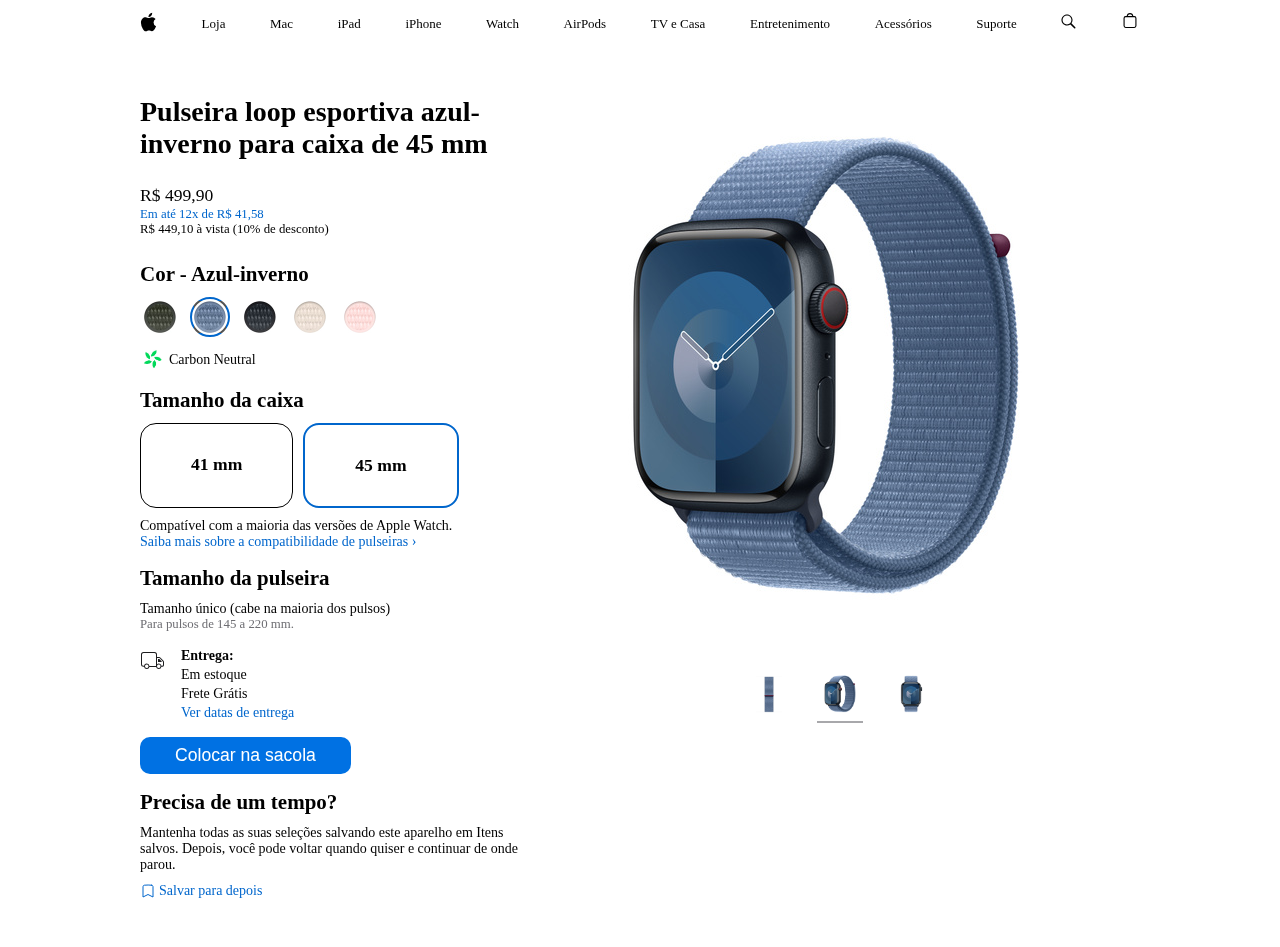
<file: Pagina_da_Apple/index.html>
<!DOCTYPE html>
<html lang="en">
  <head>
    <meta charset="UTF-8" />
    <meta name="viewport" content="width=device-width, initial-scale=1.0" />
    <title>Hashwatch</title>

    <link rel="stylesheet" href="style.css" />

    <!-- <script src="./script.js" defer></script> -->
  </head>
  <body>
    <nav>
      <ul>
        <li>
          <svg
            height="48"
            viewBox="0 0 17 48"
            xmlns="http://www.w3.org/2000/svg"
          >
            <path
              d="m15.5752 19.0792a4.2055 4.2055 0 0 0 -2.01 3.5376 4.0931 4.0931 0 0 0 2.4908 3.7542 9.7779 9.7779 0 0 1 -1.2755 2.6351c-.7941 1.1431-1.6244 2.2862-2.8878 2.2862s-1.5883-.734-3.0443-.734c-1.42 0-1.9252.7581-3.08.7581s-1.9611-1.0589-2.8876-2.3584a11.3987 11.3987 0 0 1 -1.9373-6.1487c0-3.61 2.3464-5.523 4.6566-5.523 1.2274 0 2.25.8062 3.02.8062.734 0 1.8771-.8543 3.2729-.8543a4.3778 4.3778 0 0 1 3.6822 1.841zm-6.8586-2.0456a1.3865 1.3865 0 0 1 -.2527-.024 1.6557 1.6557 0 0 1 -.0361-.337 4.0341 4.0341 0 0 1 1.0228-2.5148 4.1571 4.1571 0 0 1 2.7314-1.4078 1.7815 1.7815 0 0 1 .0361.373 4.1487 4.1487 0 0 1 -.9867 2.587 3.6039 3.6039 0 0 1 -2.5148 1.3236z"
            ></path>
          </svg>
        </li>

        <li>Loja</li>
        <li>Mac</li>
        <li>iPad</li>
        <li>iPhone</li>
        <li>Watch</li>
        <li>AirPods</li>
        <li>TV e Casa</li>
        <li>Entretenimento</li>
        <li>Acessórios</li>
        <li>Suporte</li>

        <li>
          <svg
            xmlns="http://www.w3.org/2000/svg"
            height="48"
            viewBox="0 0 17 48"
          >
            <path
              d="M14.298,27.202l-3.87-3.87c0.701-0.929,1.122-2.081,1.122-3.332c0-3.06-2.489-5.55-5.55-5.55c-3.06,0-5.55,2.49-5.55,5.55 c0,3.061,2.49,5.55,5.55,5.55c1.251,0,2.403-0.421,3.332-1.122l3.87,3.87c0.151,0.151,0.35,0.228,0.548,0.228 s0.396-0.076,0.548-0.228C14.601,27.995,14.601,27.505,14.298,27.202z M1.55,20c0-2.454,1.997-4.45,4.45-4.45 c2.454,0,4.45,1.997,4.45,4.45S8.454,24.45,6,24.45C3.546,24.45,1.55,22.454,1.55,20z"
            ></path>
          </svg>
        </li>

        <li>
          <svg
            height="48"
            viewBox="0 0 17 48"
            xmlns="http://www.w3.org/2000/svg"
          >
            <path
              d="m11.3535 16.0283h-1.0205a3.4229 3.4229 0 0 0 -3.333-2.9648 3.4229 3.4229 0 0 0 -3.333 2.9648h-1.02a2.1184 2.1184 0 0 0 -2.117 2.1162v7.7155a2.1186 2.1186 0 0 0 2.1162 2.1167h8.707a2.1186 2.1186 0 0 0 2.1168-2.1167v-7.7155a2.1184 2.1184 0 0 0 -2.1165-2.1162zm-4.3535-1.8652a2.3169 2.3169 0 0 1 2.2222 1.8652h-4.4444a2.3169 2.3169 0 0 1 2.2222-1.8652zm5.37 11.6969a1.0182 1.0182 0 0 1 -1.0166 1.0171h-8.7069a1.0182 1.0182 0 0 1 -1.0165-1.0171v-7.7155a1.0178 1.0178 0 0 1 1.0166-1.0166h8.707a1.0178 1.0178 0 0 1 1.0164 1.0166z"
            ></path>
          </svg>
        </li>
      </ul>
    </nav>

    <main>
      <section id="produto">
        <div id="opcoes-produto">
          <h1>Pulseira loop esportiva azul-inverno para caixa de 45 mm</h1>

          <div class="precos">
            <p id="precos">R$ 499,90</p>
            <a href="#" id="parcelas">Em até 12x de R$ 41,58</a>
            <p id="a-vista">R$ 449,10 à vista (10% de desconto)</p>
          </div>

          <div id="opcoes">
            <div class="cores">
              <h2 id="nome-cor-selecionada">Cor - Azul-inverno</h2>

              <ul id="selecao-cores">
                <li>
                  <input
                    type="radio"
                    name="opcao-cor"
                    id="0-cor"
                    onclick="atualizarCorSelecionada()"
                  />
                  <label for="0-cor">
                    <img
                      src="./imagens/opcoes-cores/verde-cipreste.jpeg"
                      alt="Opção Cor"
                    />
                  </label>
                </li>

                <li>
                  <input
                    type="radio"
                    name="opcao-cor"
                    id="1-cor"
                    checked
                    onclick="atualizarCorSelecionada()"
                  />
                  <label for="1-cor">
                    <img
                      src="./imagens/opcoes-cores/azul-inverno.jpeg"
                      alt="Opção Cor"
                    />
                  </label>
                </li>

                <li>
                  <input
                    type="radio"
                    name="opcao-cor"
                    id="2-cor"
                    onclick="atualizarCorSelecionada()"
                  />
                  <label for="2-cor">
                    <img
                      src="./imagens/opcoes-cores/meia-noite.jpeg"
                      alt="Opção Cor"
                    />
                  </label>
                </li>

                <li>
                  <input
                    type="radio"
                    name="opcao-cor"
                    id="3-cor"
                    onclick="atualizarCorSelecionada()"
                  />
                  <label for="3-cor">
                    <img
                      src="./imagens/opcoes-cores/estelar.jpeg"
                      alt="Opção Cor"
                    />
                  </label>
                </li>

                <li>
                  <input
                    type="radio"
                    name="opcao-cor"
                    id="4-cor"
                    onclick="atualizarCorSelecionada()"
                  />
                  <label for="4-cor">
                    <img
                      src="./imagens/opcoes-cores/rosa-claro.jpeg"
                      alt="Opção Cor"
                    />
                  </label>
                </li>
              </ul>

              <div id="selo-carbono">
                <img
                  src="./imagens/outros-recursos/neutralidade-c.jpeg"
                  alt="Selo Carbono"
                />
                <p>Carbon Neutral</p>
              </div>
            </div>

            <div id="tamanho-caixa">
              <h2>Tamanho da caixa</h2>

              <div id="opcoes-tamanho">
                <input
                  type="radio"
                  name="opcao-tamanho"
                  id="0-tamanho"
                  onclick="atualizarTamanho()"
                />
                <label for="0-tamanho"> 41 mm </label>

                <input
                  type="radio"
                  name="opcao-tamanho"
                  id="1-tamanho"
                  checked
                  onclick="atualizarTamanho()"
                />
                <label for="1-tamanho"> 45 mm </label>
              </div>

              <div id="disclaimer">
                <p>Compatível com a maioria das versões de Apple Watch.</p>
                <a href="#">
                  Saiba mais sobre a compatibilidade de pulseiras ›</a
                >
              </div>
            </div>

            <div id="info-extra">
              <h2>Tamanho da pulseira</h2>

              <div>
                <p>Tamanho único (cabe na maioria dos pulsos)</p>
                <p class="pequeno cinza">Para pulsos de 145 a 220 mm.</p>
              </div>
            </div>

            <div class="entrega">
              <svg
                viewBox="0 0 25 25"
                class="as-svgicon as-svgicon-boxtruck as-svgicon-reduced as-svgicon-boxtruckreduced"
                role="img"
                aria-hidden="true"
                width="25"
              >
                <path fill="none" d="M0 0h25v25H0z"></path>
                <path
                  fill="#1d1d1f"
                  d="m23.482 12.847-2.92-3.209A1.947 1.947 0 0 0 18.985 9H17V6.495a2.5 2.5 0 0 0-2.5-2.5h-11a2.5 2.5 0 0 0-2.5 2.5v9.75a2.5 2.5 0 0 0 2.5 2.5h.548A2.746 2.746 0 0 0 6.75 21.02 2.618 2.618 0 0 0 9.422 19h6.681a2.744 2.744 0 0 0 5.347-.23h.735A1.656 1.656 0 0 0 24 16.98v-2.808a1.937 1.937 0 0 0-.518-1.325ZM8.426 18.745a1.74 1.74 0 0 1-3.352 0 1.577 1.577 0 0 1 .015-1 1.738 1.738 0 0 1 3.322 0 1.578 1.578 0 0 1 .015 1ZM9.447 18a2.726 2.726 0 0 0-5.394-.255H3.5a1.502 1.502 0 0 1-1.5-1.5v-9.75a1.502 1.502 0 0 1 1.5-1.5h11a1.502 1.502 0 0 1 1.5 1.5V18Zm10.972.77a1.738 1.738 0 0 1-3.337 0 1.573 1.573 0 0 1 0-1 1.742 1.742 0 1 1 3.337 1ZM23 16.98c0 .569-.229.79-.815.79h-.735A2.73 2.73 0 0 0 17 16.165V10h1.986a.976.976 0 0 1 .838.314l2.927 3.214a.95.95 0 0 1 .249.644Zm-1.324-3.36a.512.512 0 0 1 .174.38h-3.306a.499.499 0 0 1-.544-.528V11h1.073a.76.76 0 0 1 .594.268Z"
                ></path>
              </svg>

              <div class="informacoes-entrega">
                <p><b>Entrega:</b></p>
                <p>Em estoque</p>
                <p>Frete Grátis</p>
                <a href="#">Ver datas de entrega</a>
              </div>
            </div>

            <button>Colocar na sacola</button>

            <div class="comprar-depois">
              <h2>Precisa de um tempo?</h2>

              <p>
                Mantenha todas as suas seleções salvando este aparelho em Itens
                salvos. Depois, você pode voltar quando quiser e continuar de
                onde parou.
              </p>

              <a class="salvar-depois" href="#"
                ><svg
                  xmlns="http://www.w3.org/2000/svg"
                  fill="none"
                  viewBox="0 0 24 24"
                  stroke-width="1.5"
                  stroke="currentColor"
                  width="16"
                  class=""
                >
                  <path
                    stroke-linecap="round"
                    stroke-linejoin="round"
                    d="M17.593 3.322c1.1.128 1.907 1.077 1.907 2.185V21L12 17.25 4.5 21V5.507c0-1.108.806-2.057 1.907-2.185a48.507 48.507 0 0 1 11.186 0Z"
                  />
                </svg>
                Salvar para depois</a
              >
            </div>
          </div>
        </div>

        <div id="visualizacao">
          <img
            src="./imagens/opcoes-cores/imagens-azul-inverno/imagem-1.jpeg"
            alt="Imagem Grande"
          />

          <ul id="selecionar-imagem">
            <li>
              <input
                type="radio"
                name="opcao-imagem"
                id="0-imagem"
                onclick="atualizarImagemSelecionada()"
              />
              <label for="0-imagem">
                <img
                  src="./imagens/opcoes-cores/imagens-azul-inverno/imagem-0.jpeg"
                  alt="Opção Imagem"
                />
              </label>
            </li>

            <li>
              <input
                type="radio"
                name="opcao-imagem"
                id="1-imagem"
                checked
                onclick="atualizarImagemSelecionada()"
              />
              <label for="1-imagem">
                <img
                  src="./imagens/opcoes-cores/imagens-azul-inverno/imagem-1.jpeg"
                  alt="Opção Imagem"
                />
              </label>
            </li>

            <li>
              <input
                type="radio"
                name="opcao-imagem"
                id="2-imagem"
                onclick="atualizarImagemSelecionada()"
              />
              <label for="2-imagem">
                <img
                  src="./imagens/opcoes-cores/imagens-azul-inverno/imagem-2.jpeg"
                  alt="Opção Imagem"
                />
              </label>
            </li>
          </ul>
        </div>
      </section>
    </main>

    <script src="./script.js"></script>
  </body>
</html>
</file>
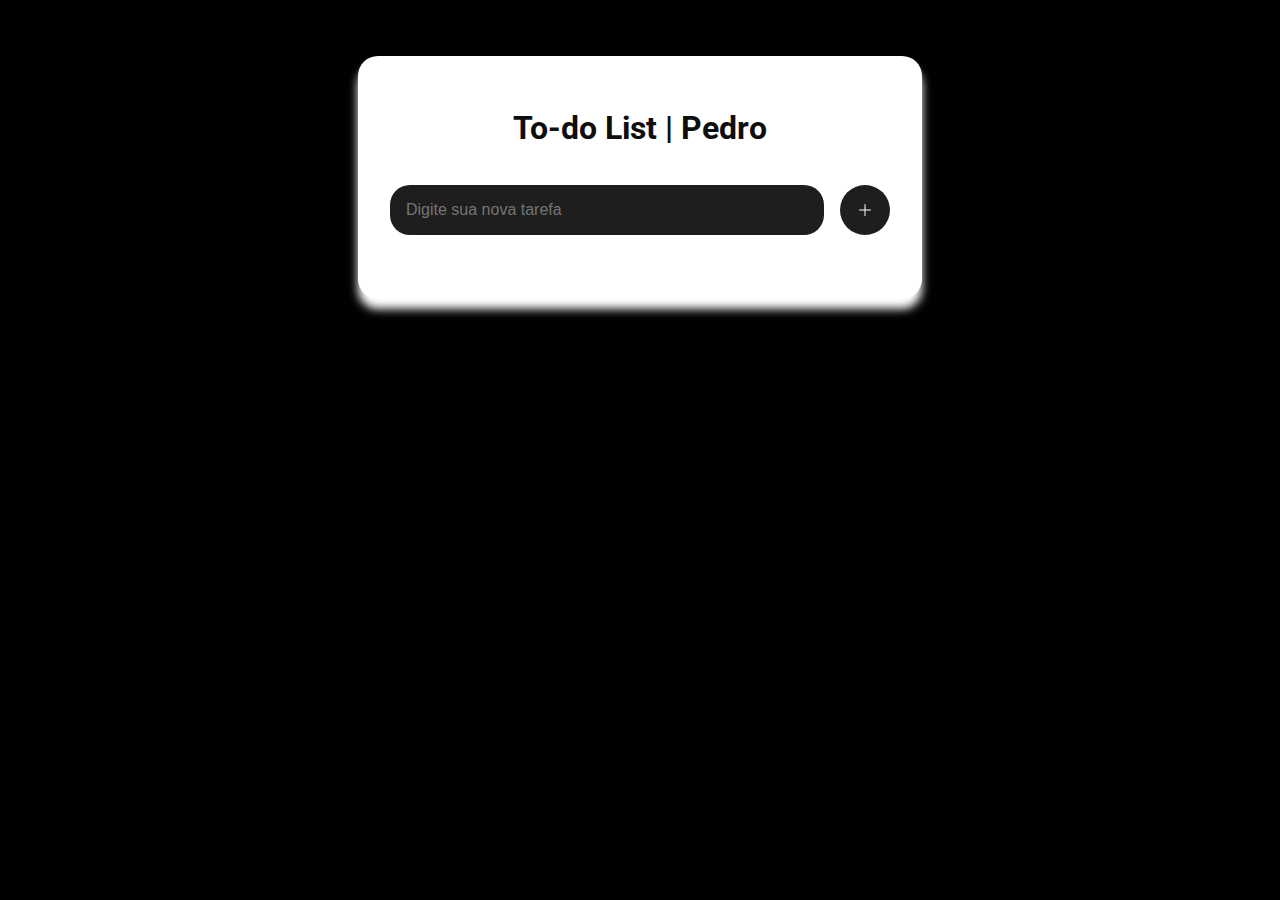
<file: to-do-basico/index.html>
<!DOCTYPE html>
<html lang="en">
<head>
    <meta charset="UTF-8">
    <meta name="viewport" content="width=device-width, initial-scale=1.0">
    <link rel="stylesheet" href="style.css">
    <link rel="preconnect" href="https://fonts.googleapis.com">
<link rel="preconnect" href="https://fonts.gstatic.com" crossorigin>
<link href="https://fonts.googleapis.com/css2?family=Roboto:ital,wght@0,100..900;1,100..900&display=swap" rel="stylesheet">
    <title>To-do list</title>
</head>
<body>
 <div class="container">
    <div class="container-input">
        <h1>To-do List | Pedro</h1>
        <input type="text" class="inputTask" id="input-new-task" placeholder="Digite sua nova tarefa">
        <button onclick="newTask()" id="btn--new--task">
            <svg xmlns="http://www.w3.org/2000/svg" width="16" height="16" fill="currentColor" class="bi bi-plus-lg" viewBox="0 0 16 16">
  <path fill-rule="evenodd" d="M8 2a.5.5 0 0 1 .5.5v5h5a.5.5 0 0 1 0 1h-5v5a.5.5 0 0 1-1 0v-5h-5a.5.5 0 0 1 0-1h5v-5A.5.5 0 0 1 8 2"/>
</svg>
        </button>
    </div>

    <div class="list">
        <ul id="to-do-list">
        </ul>
    </div>
 </div>   
</body>
<script src="script.js">
</script>
</html>
</file>
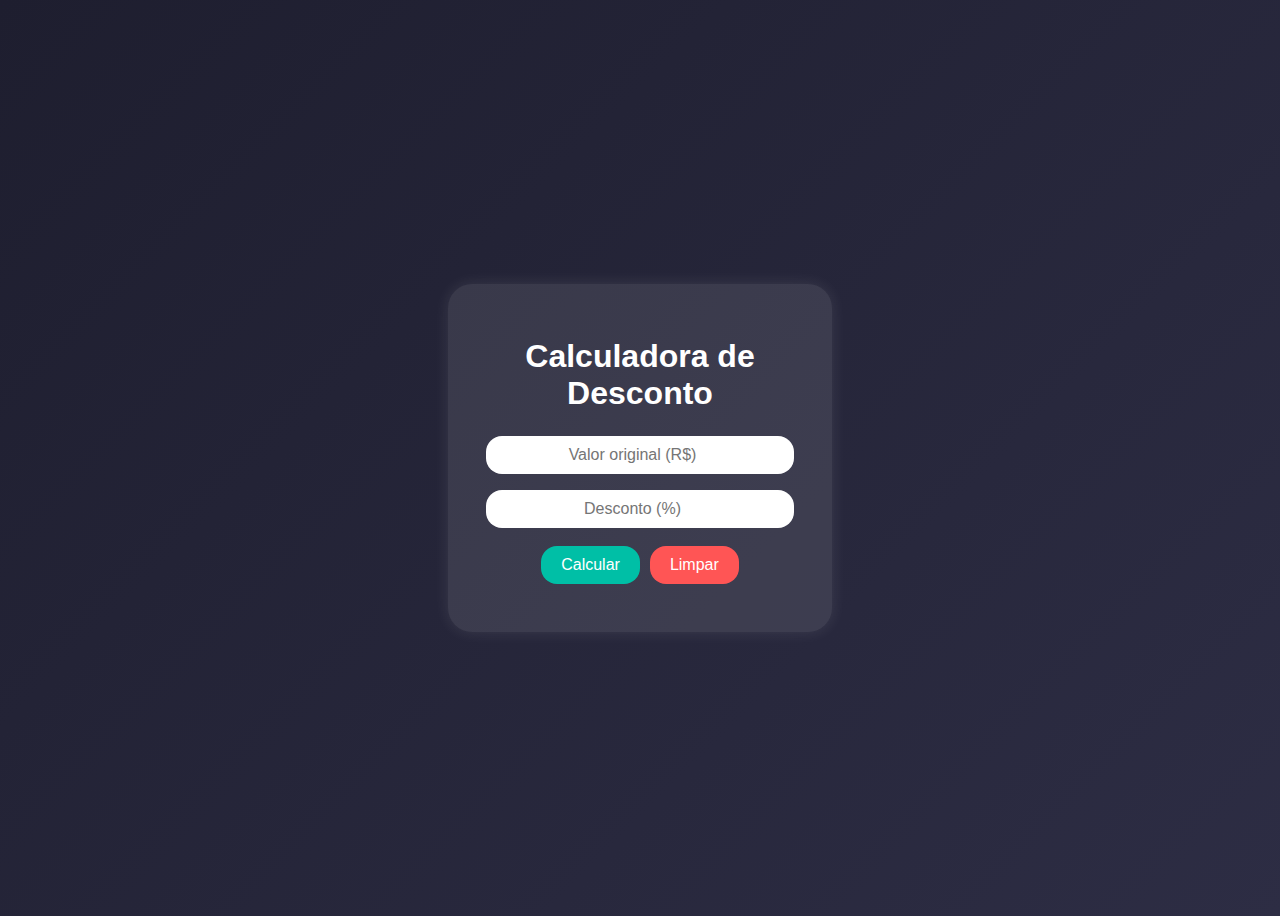
<file: calculadouras/calculadora-de-descontos/index.html>
<!DOCTYPE html>
<html lang="pt-BR">
<head>
<meta charset="UTF-8">
<meta name="viewport" content="width=device-width, initial-scale=1.0">
<link rel="stylesheet" href="style.css">
<title>Calculadora de Descontos</title>
</head>
<body>
    <div class="container">
        <h1>Calculadora de Desconto</h1>
        <input type="number" id="valor" placeholder="Valor original (R$)">
        <input type="number" id="desconto" placeholder="Desconto (%)">
        
        <div class="botoes">
            <button onclick="calcularDesconto()">Calcular</button>
            <button id="limpar" onclick="limparCampos()">Limpar</button>
        </div>

        <div id="check">✔</div>
        <div id="resultado"></div>
    </div>

    <script src="script.js"></script>
</body>
</html>
</file>
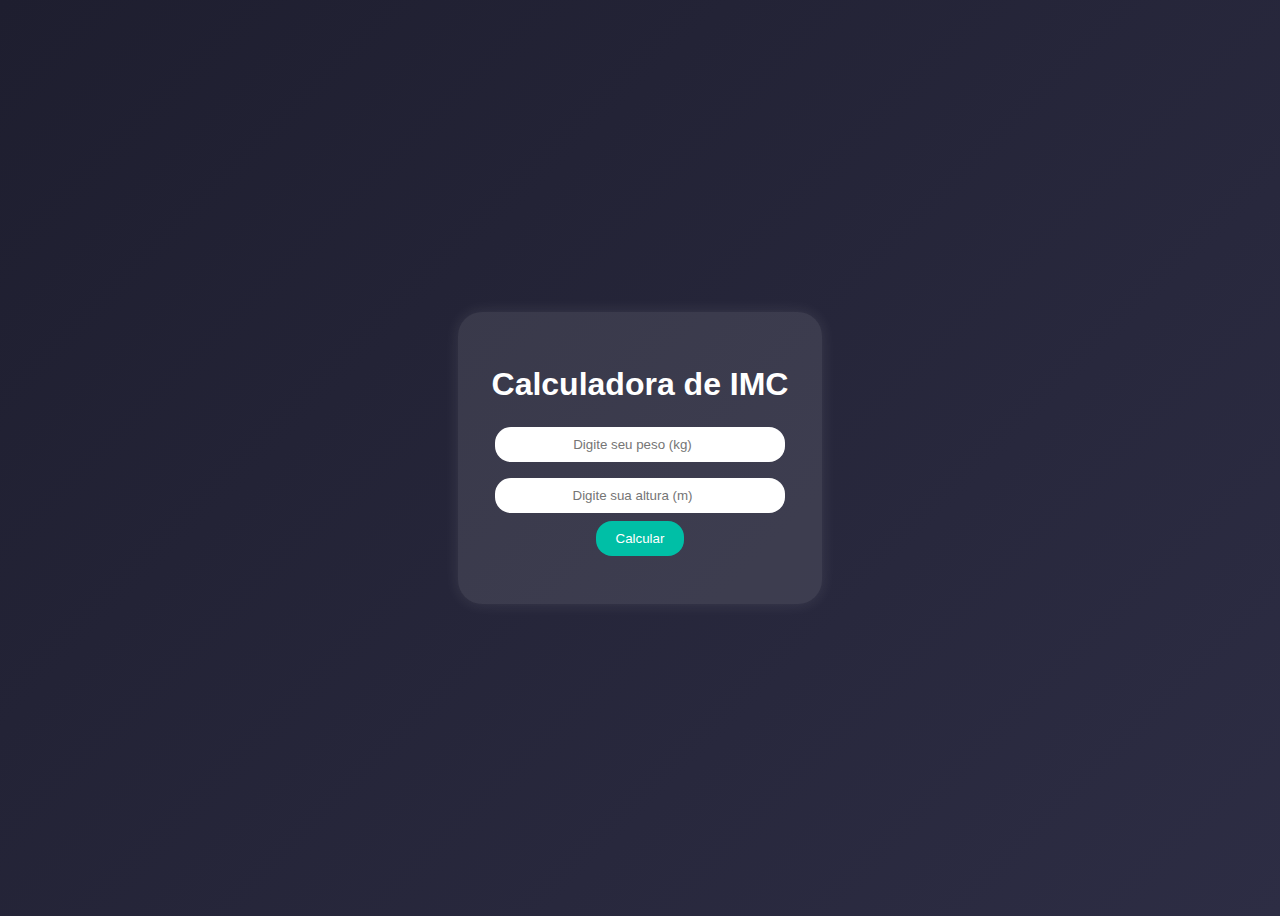
<file: calculadouras/calculadora-imc/index.html>
<!DOCTYPE html>
<html lang="en">
<head>
    <meta charset="UTF-8">
    <meta name="viewport" content="width=device-width, initial-scale=1.0">
    <link rel="stylesheet" href="style.css">
    <title>Calculadora de imc</title>
</head>
<body>
      <div class="container">
        <h1>Calculadora de IMC</h1>
        <input type="number" id="peso" placeholder="Digite seu peso (kg)">
        <input type="number" id="altura" placeholder="Digite sua altura (m)">
        <button onclick="calcularIMC()">Calcular</button>
        <div id="resultado"></div>
    </div>
    <script src="script.js"></script>
</body>
</html>
</file>
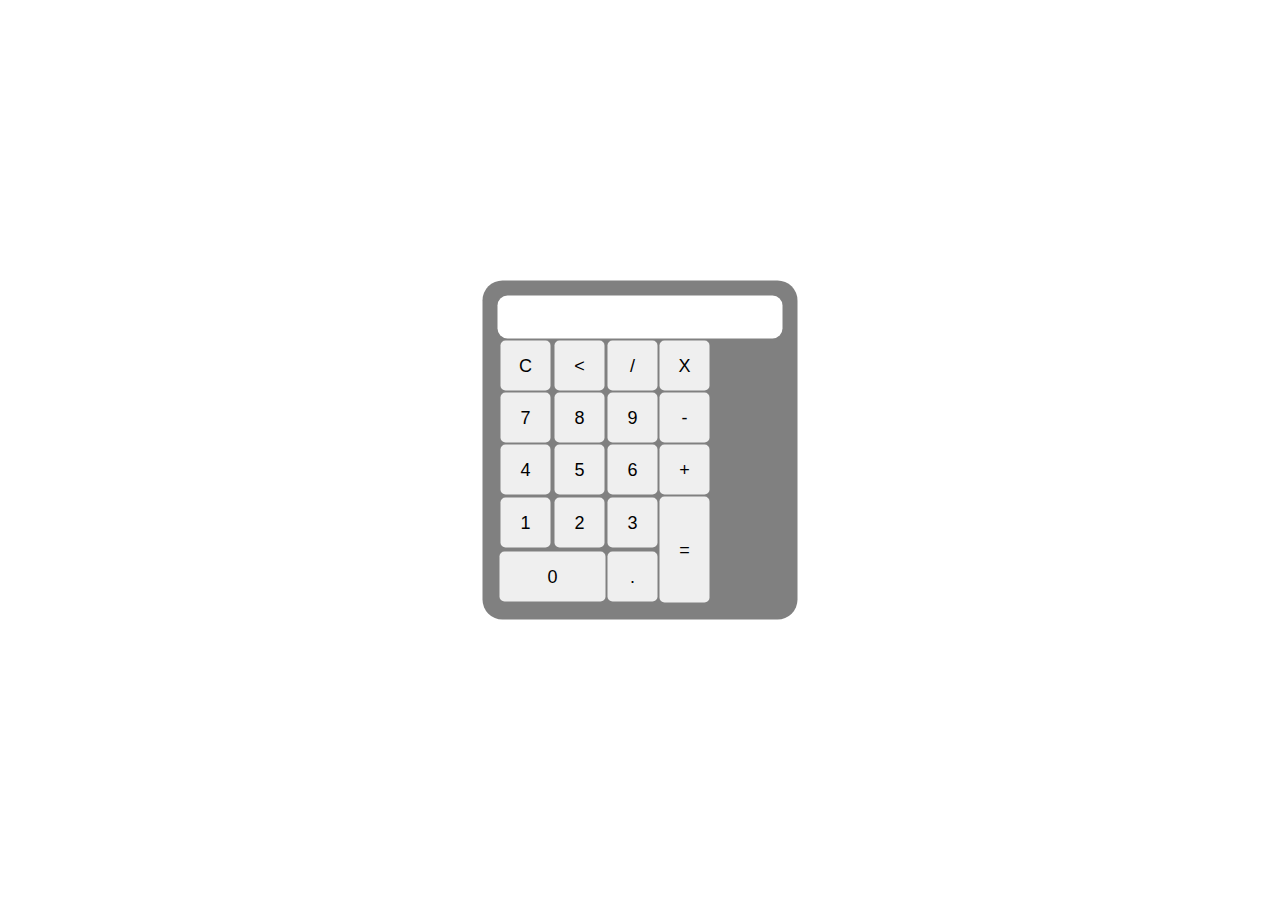
<file: calculadouras/calculadora-simples/index.html>
<!DOCTYPE html>
<html lang="en">
<head>
    <meta charset="UTF-8">
    <meta name="viewport" content="width=device-width, initial-scale=1.0">
    <link rel="stylesheet" href="style.css">
    <title>Calculadora</title>
</head>
<body>
    <div class="calculadoura">
        <input type="text" id="resultado" readonly>

        <table>

            <tr>
                <td><button onclick="limpar()" class="botao"> C </button></td>
                <td><button onclick="apagar()" class="botao"> &lt; </button></td>
                <td><button onclick="insert('/')" class="botao"> / </button></td>
                <td><button onclick="insert('*')" class="botao"> X </button></td>
            </tr>

             <tr>
                <td><button onclick="insert('7')" class="botao"> 7 </button></td>
                <td><button onclick="insert('8')" class="botao"> 8 </button></td>
                <td><button onclick="insert('9')" class="botao"> 9 </button></td>
                <td><button onclick="insert('-')" class="botao"> - </button></td>
            </tr>

            <tr>
                <td><button onclick="insert('4')" class="botao"> 4 </button></td>
                <td><button onclick="insert('5')" class="botao"> 5 </button></td>
                <td><button onclick="insert('6')" class="botao"> 6 </button></td>
                <td><button onclick="insert('+')" class="botao"> + </button></td>
            </tr>

             <tr>
                <td><button onclick="insert('1')" class="botao"> 1 </button></td>
                <td><button onclick="insert('2')" class="botao"> 2 </button></td>
                <td><button onclick="insert('3')" class="botao"> 3 </button></td>
                <td rowspan="2"><button onclick="calcular('')" class="botao" style="height:106px;"> = </button></td>
            </tr>

             <tr>
                <td colspan="2"><button onclick="insert(0)" class="botao" style="width: 106px;"> 0 </button></td>
                <td><button onclick="insert('.')" class="botao"> . </button></td>
            </tr>

        </table>
    </div>

    <script src="script.js"></script>

</body>
</html>
</file>
<file: Pagina_da_Apple/style.css>
@font-face {
  font-family: "San Francisco";
  font-weight: 400;
  src: url("https://applesocial.s3.amazonaws.com/assets/styles/fonts/sanfrancisco/sanfranciscodisplay-regular-webfont.woff");
}

* {
  margin: 0;
  padding: 0;
  box-sizing: border-box;
}

body {
  font-family: "San Francisco";
  display: flex;
  flex-direction: column;
  align-items: stretch;
  max-width: 1000px;
  margin: 0 auto;
  gap: 48px;
  font-size: 14px;
}

nav {
  font-size: 13px;
}

/* QuerySelector */
nav ul {
  display: flex;
  justify-content: space-between;
  /* max-width: 1000px;
  margin: 0 auto; */
  align-items: center;
}

ul {
  list-style: none;
}

li {
  cursor: pointer;
}

svg {
  display: block;
}

main {
  /* max-width: 1000px; */
  margin-bottom: 48px;
}

a {
  color: #0066cc;
  text-decoration: none;
}

a:hover {
  text-decoration: underline;
}

#produto {
  display: grid;
  grid-template-columns: 2fr 3fr;
}

#precos {
  font-size: 17.6px;
}

#a-vista,
#parcelas,
.pequeno {
  font-size: 12.8px;
}

.cinza {
  color: #6e6e73;
}

#opcoes-produto {
  display: flex;
  flex-direction: column;
  gap: 25px;
}

#selo-carbono {
  display: flex;
  align-items: center;
  gap: 4px;

  & img {
    width: 25px;
  }
}

/* Nesting ou Aninhamento */

/* #selo-carbono img {
  width: 25px;
} */

input[type="radio"] {
  display: none;
}

#selecao-cores {
  display: flex;
  gap: 10px;
}

#selecao-cores label {
  width: 40px;
  height: 40px;
  display: flex;
  align-items: center;
  justify-content: center;
}

#selecao-cores label img {
  width: 32px;
  cursor: pointer;
  mix-blend-mode: color;
}

.cores {
  display: flex;
  flex-direction: column;
  gap: 10px;
}

input[type="radio"]:checked + label {
  border-radius: 50%;
}

#opcoes-tamanho input[type="radio"]:checked + label,
input[type="radio"]:checked + label {
  border: solid 2px #0066cc;
}

#selecionar-imagem input[type="radio"]:checked + label {
  border-radius: 0;
  border: none;
  border-bottom: solid 2px #6e6e7399;
}

#opcoes {
  display: flex;
  flex-direction: column;
  gap: 16px;
}

#opcoes-tamanho {
  display: flex;
  gap: 10px;
}

#opcoes-tamanho label {
  border: solid 1px black;
  padding: 30px 50px;
  border-radius: 16px;
  font-size: 17.6px;
  font-weight: 700;
  cursor: pointer;
}

#info-extra,
.comprar-depois,
#tamanho-caixa {
  display: flex;
  flex-direction: column;
  gap: 10px;
}

.entrega {
  display: flex;
  gap: 16px;
  align-items: flex-start;
}

.informacoes-entrega {
  display: flex;
  flex-direction: column;
  gap: 3px;
}

button {
  background-color: #0071e3;
  color: white;
  font-size: 17.6px;
  border: none;
  padding: 8px 35px;
  align-self: start;
  border-radius: 10px;
  cursor: pointer;
}

button:hover {
  background-color: #057bf1;
}

.salvar-depois {
  display: flex;
  gap: 3px;
}

#selecionar-imagem label img {
  width: 46px;
  cursor: pointer;
}

#selecionar-imagem {
  display: flex;
  gap: 25px;
  justify-content: center;
}

.caixa-pequena {
  transform: scale(0.9);
}
</file>
<file: to-do-basico/style.css>
body {
    font-family: 'Roboto', sans-serif;
    background-color: #000000;
    color: #0e0e0e;
    display: flex;
    flex-direction: column;
    align-items: center;
    padding: 3rem;
}

.container {
    background-color: white;
    width: 90%;
    max-width: 500px;
    border-radius: 20px;
    box-shadow: 0px 10px 10px rgba(255, 255, 255, 255);
    padding: 2rem;
    display: flex;
    flex-direction: column;
    gap: 2rem;
}

.container-input {
    display: flex;
    align-items: center;
    justify-content: center;
    gap: 1rem;
    flex-wrap: wrap;
}

#input-new-task,
#btn--new--task {
    background-color: #1e1e1e;
    color: white;
    border: none;
    font-size: 1rem;
    outline: none;
    padding: 1rem;
}

#input-new-task {
    border-radius: 20px;
    flex: 1;
    min-width: 200px;
}

#btn--new--task {
    border-radius: 100%;
    width: 50px;
    height: 50px;
    cursor: pointer;
    transition: 0.3s;
    display: flex;
    align-items: center;
    justify-content: center;
}

#btn--new--task:hover {
    background-color: #000000;
}

#to-do-list {
    list-style: none;
    padding: 0;
    margin: 0;
    display: flex;
    flex-direction: column;
    gap: 1rem;
}

li {
    border-radius: 12px;
    padding: 10px;
    font-size: 1.2rem;
    text-transform: capitalize;
    display: flex;
    justify-content: space-between;
    align-items: center;
    box-shadow: 0px 0px 10px rgba(0, 0, 0, 0.1);

    /* Para animação do background */
    background-image: linear-gradient(to right, #030303 0%, #2c2c2c 100%);
    background-repeat: no-repeat;
    background-size: 0% 100%;  /* começa escondido */
    transition: background-size 1s ease;
    color: #000000;
}

li:hover {
    background-size: 100% 100%;  /* expande da esquerda pra direita */
    color: white; /* opcional, para melhorar contraste */
    cursor: pointer;
}

.btn-ok {
    background-color: #000000;
    border: none;
    border-radius: 50%;
    width: 35px;
    height: 35px;
    display: flex;
    align-items: center;
    justify-content: center;
    cursor: pointer;
    transition: 0.3s;
}

.btn-ok:hover {
    background-color: #181818;
}

.btn-ok svg {
    fill: white;
}
</file>
<file: calculadouras/calculadora-de-descontos/style.css>
body {
        font-family: 'Roboto', sans-serif;
        background: linear-gradient(135deg, #1e1e2f, #2d2d44);
        color: white;
        display: flex;
        justify-content: center;
        align-items: center;
        height: 100vh;
    }

    .container {
        background: rgba(255, 255, 255, 0.1);
        border-radius: 1.5rem;
        padding: 2rem;
        text-align: center;
        width: 320px;
        box-shadow: 0 0 15px rgba(255, 255, 255, 0.1);
        position: relative;
        overflow: hidden;
    }

    h1 {
        margin-bottom: 1rem;
    }

    input {
        width: 90%;
        padding: 10px;
        margin: 8px 0;
        border: none;
        border-radius: 1rem;
        text-align: center;
        outline: none;
        font-size: 1rem;
    }

    .botoes {
        display: flex;
        justify-content: center;
        gap: 10px;
        margin-top: 10px;
    }

    button {
        background-color: #00bfa6;
        border: none;
        color: white;
        padding: 10px 20px;
        border-radius: 1rem;
        cursor: pointer;
        transition: 0.3s;
        font-size: 1rem;
    }

    button:hover {
        background-color: #00a38e;
    }

    #limpar {
        background-color: #ff5555;
    }

    #limpar:hover {
        background-color: #e63e3e;
    }

    #resultado {
        margin-top: 1rem;
        font-weight: bold;
        font-size: 1.1rem;
        line-height: 1.6;
        opacity: 0;
        transition: opacity 0.6s ease-in-out;
    }

    #check {
        display: none;
        font-size: 3rem;
        color: #00ff99;
        animation: fadeIn 0.6s ease-in-out;
        margin-top: 0.5rem;
    }

    @keyframes fadeIn {
        from { opacity: 0; transform: scale(0.8); }
        to { opacity: 1; transform: scale(1); }
    }
</file>
<file: calculadouras/calculadora-imc/style.css>
body {
    font-family: 'Roboto', sans-serif;
    background: linear-gradient(135deg, #1e1e2f, #2d2d44);
    color: white;
    display: flex;
    justify-content: center;
    align-items: center;
    height: 100vh;
}

 .container {
        background: rgba(255, 255, 255, 0.1);
        border-radius: 1.5rem;
        padding: 2rem;
        text-align: center;
        width: 300px;
        box-shadow: 0 0 15px rgba(255, 255, 255, 0.1);
    }

    h1 {
        margin-bottom: 1rem;
    }

    input {
        width: 90%;
        padding: 10px;
        margin: 8px 0;
        border: none;
        border-radius: 1rem;
        text-align: center;
        outline: none;
    }

    button {
        background-color: #00bfa6;
        border: none;
        color: white;
        padding: 10px 20px;
        border-radius: 1rem;
        cursor: pointer;
        transition: 0.3s;
    }

    button:hover {
        background-color: #00a38e;
    }

    #resultado {
        margin-top: 1rem;
        font-weight: bold;
    }
</file>
<file: calculadouras/calculadora-simples/style.css>
* {
            margin: 0;
            padding: 0;
        }

        body {
            text-align: center;
        }

        .calculadoura {
            background-color: gray;
            position: absolute;
            top: 50%;
            left: 50%;
            transform: translate(-50%, -50%);
            border-radius: 20px;
            padding: 15px;
        }

        .botao {
            width: 50px;
            height: 50px;
            cursor: pointer;
            border-radius: 5px;
            border: none;
            font-size: 18px;
        }

        .botao:hover {
            background-color: rgb(184, 184, 184);
        }

        #resultado {
            border: none;
            outline: none;
            padding: 10px;
            border-radius: 10px;
            text-align: right;
            font-size: 20px;
        }
</file>
